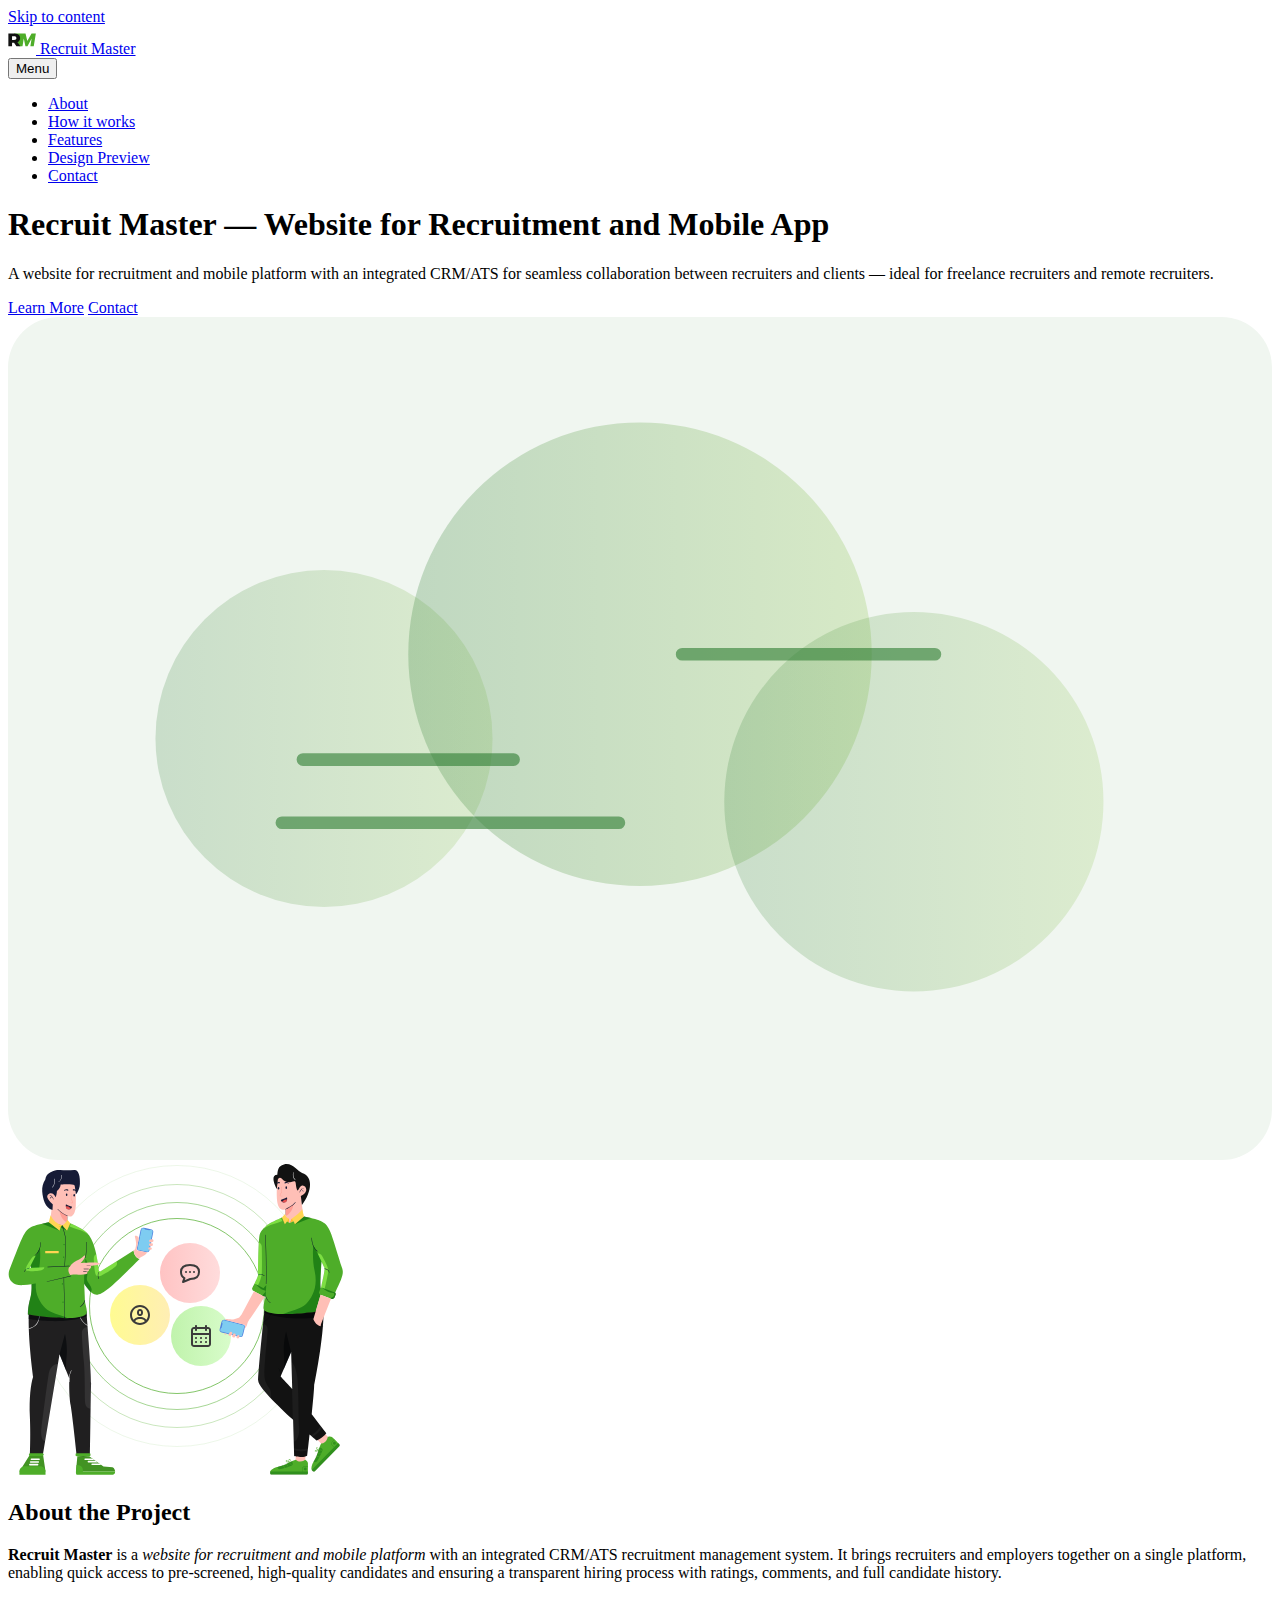
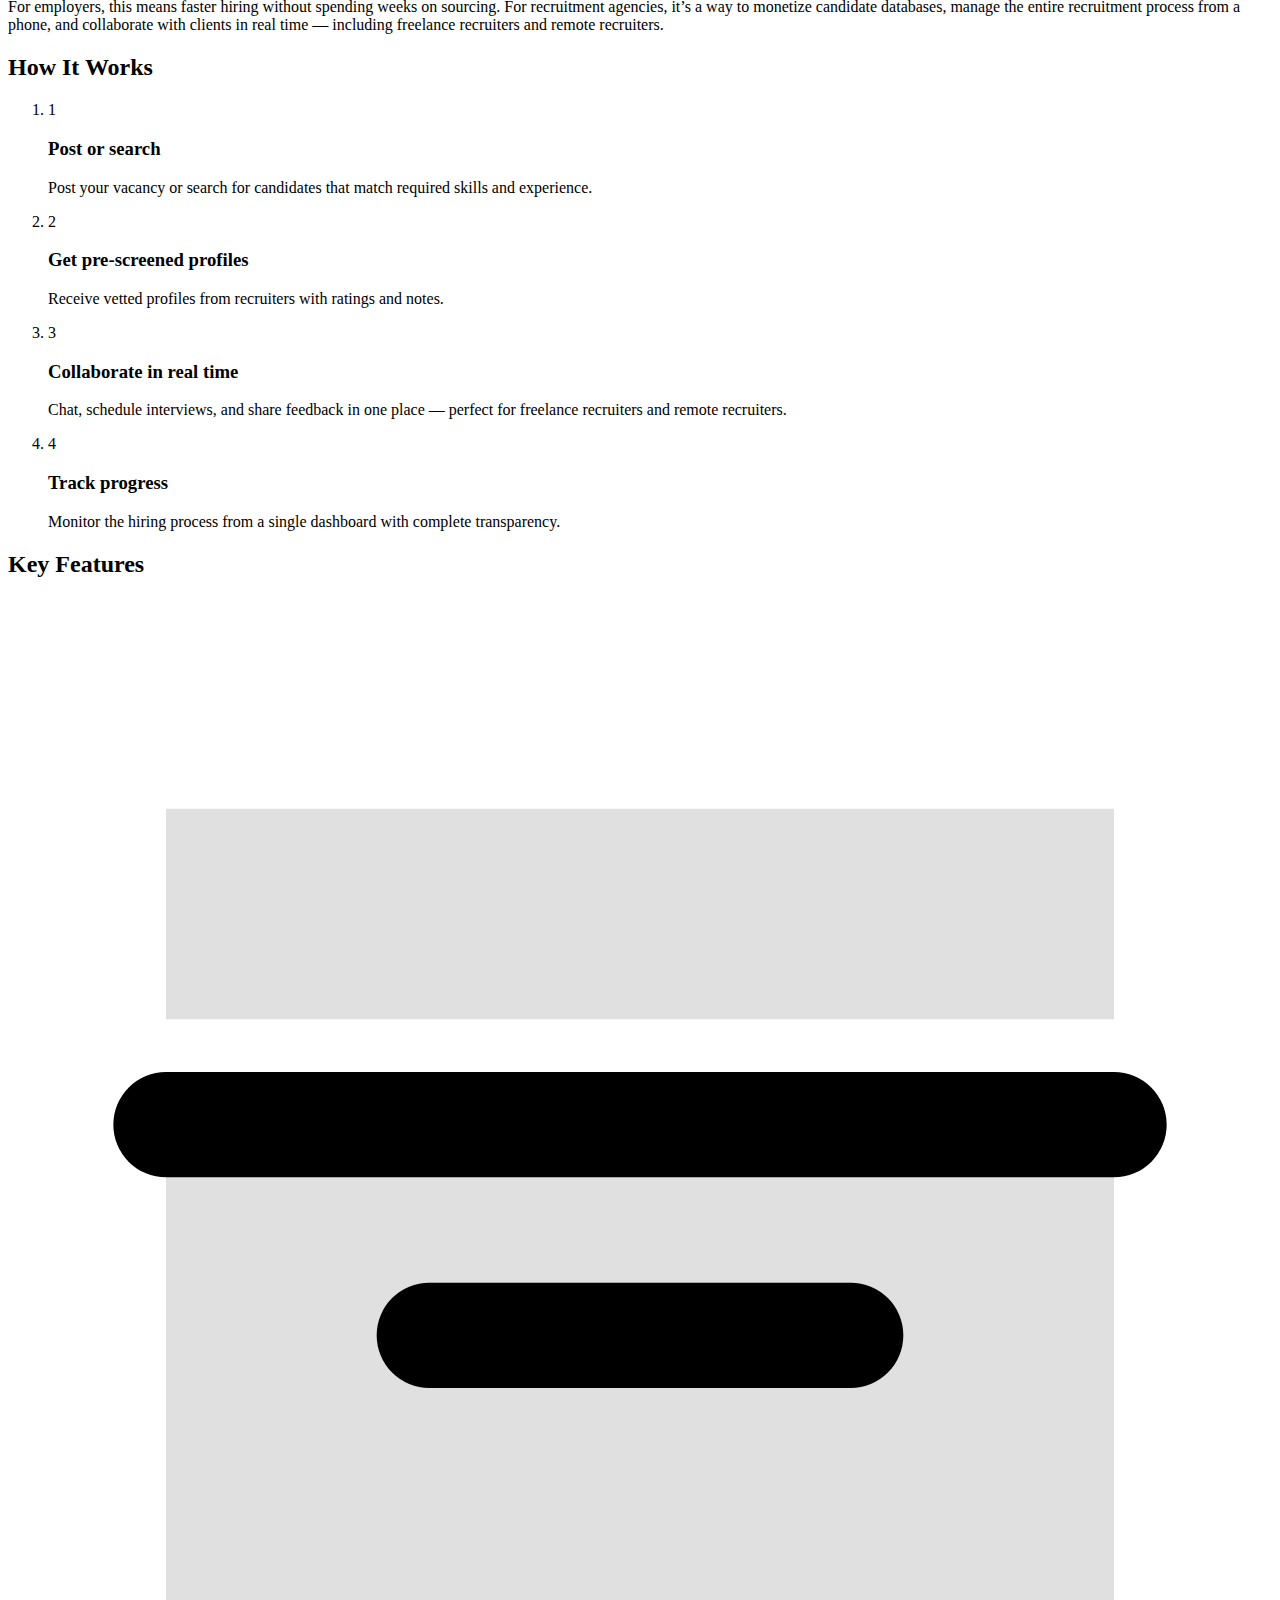
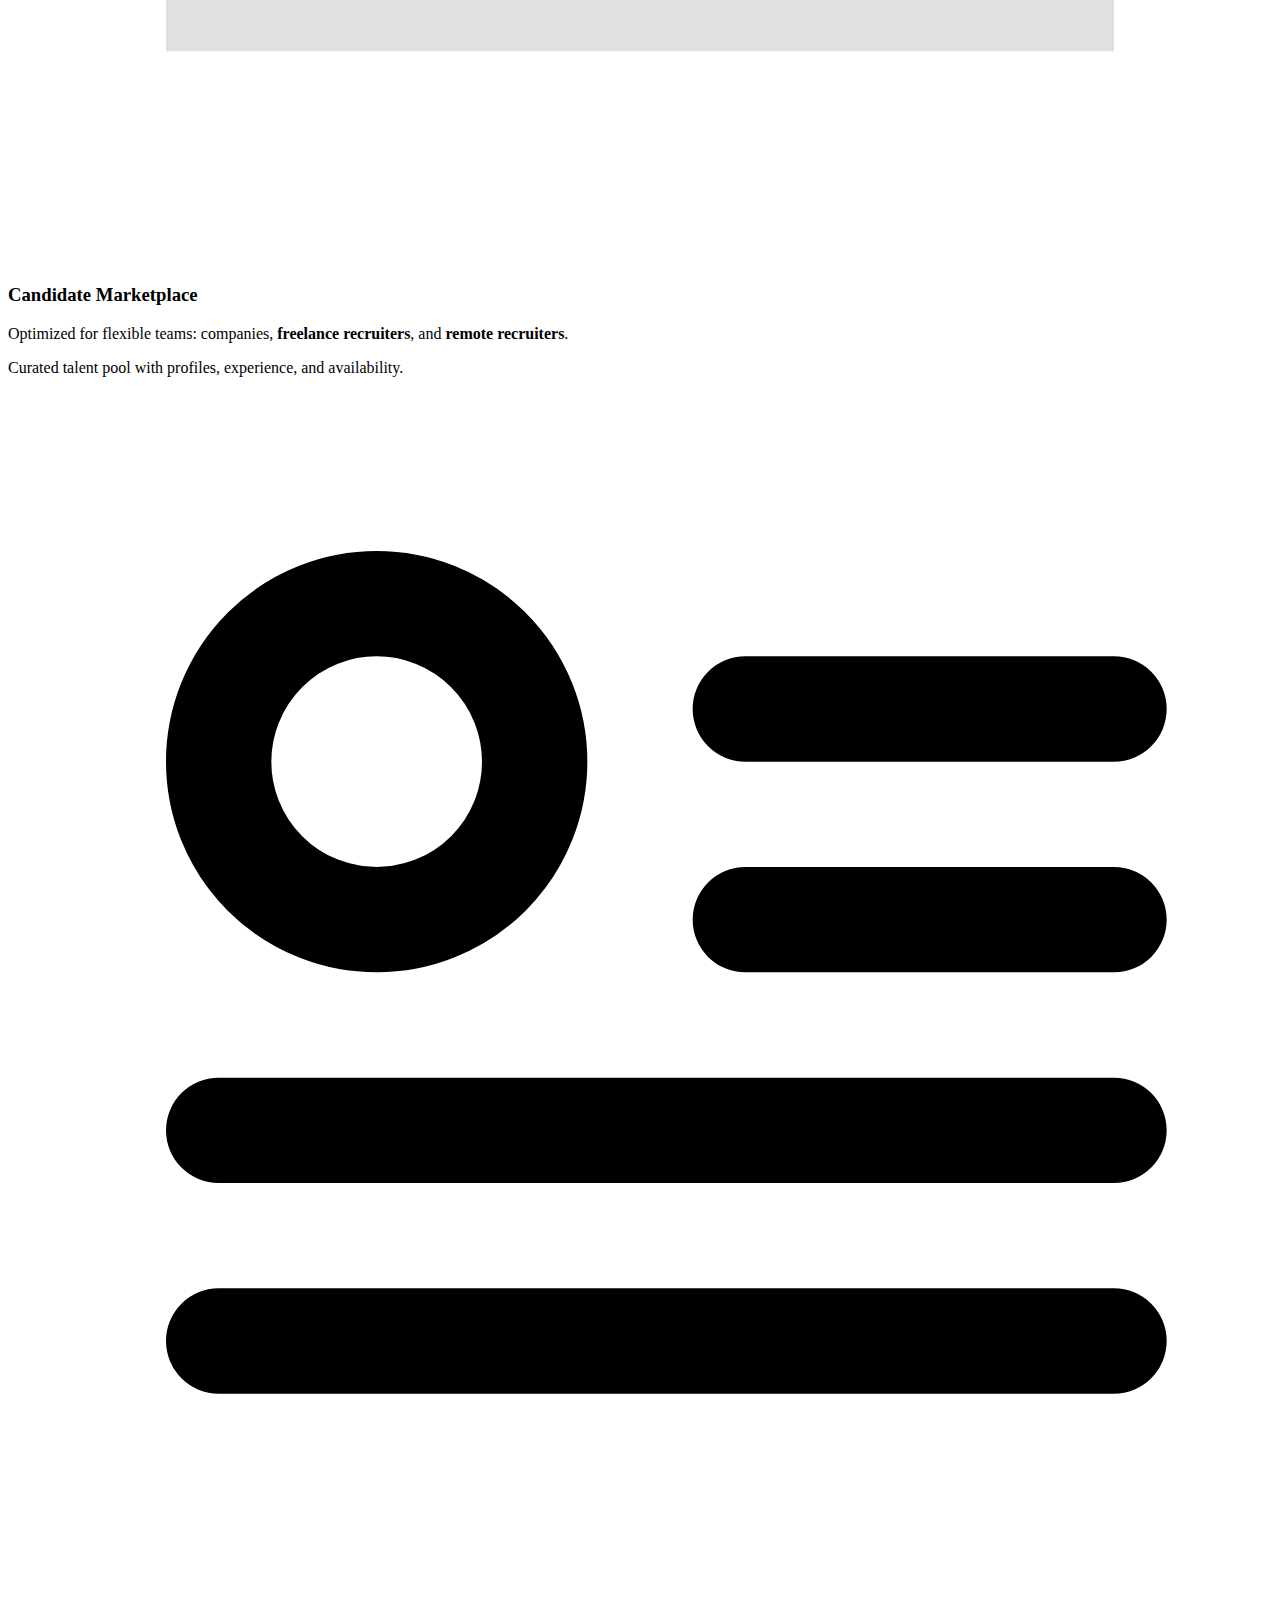
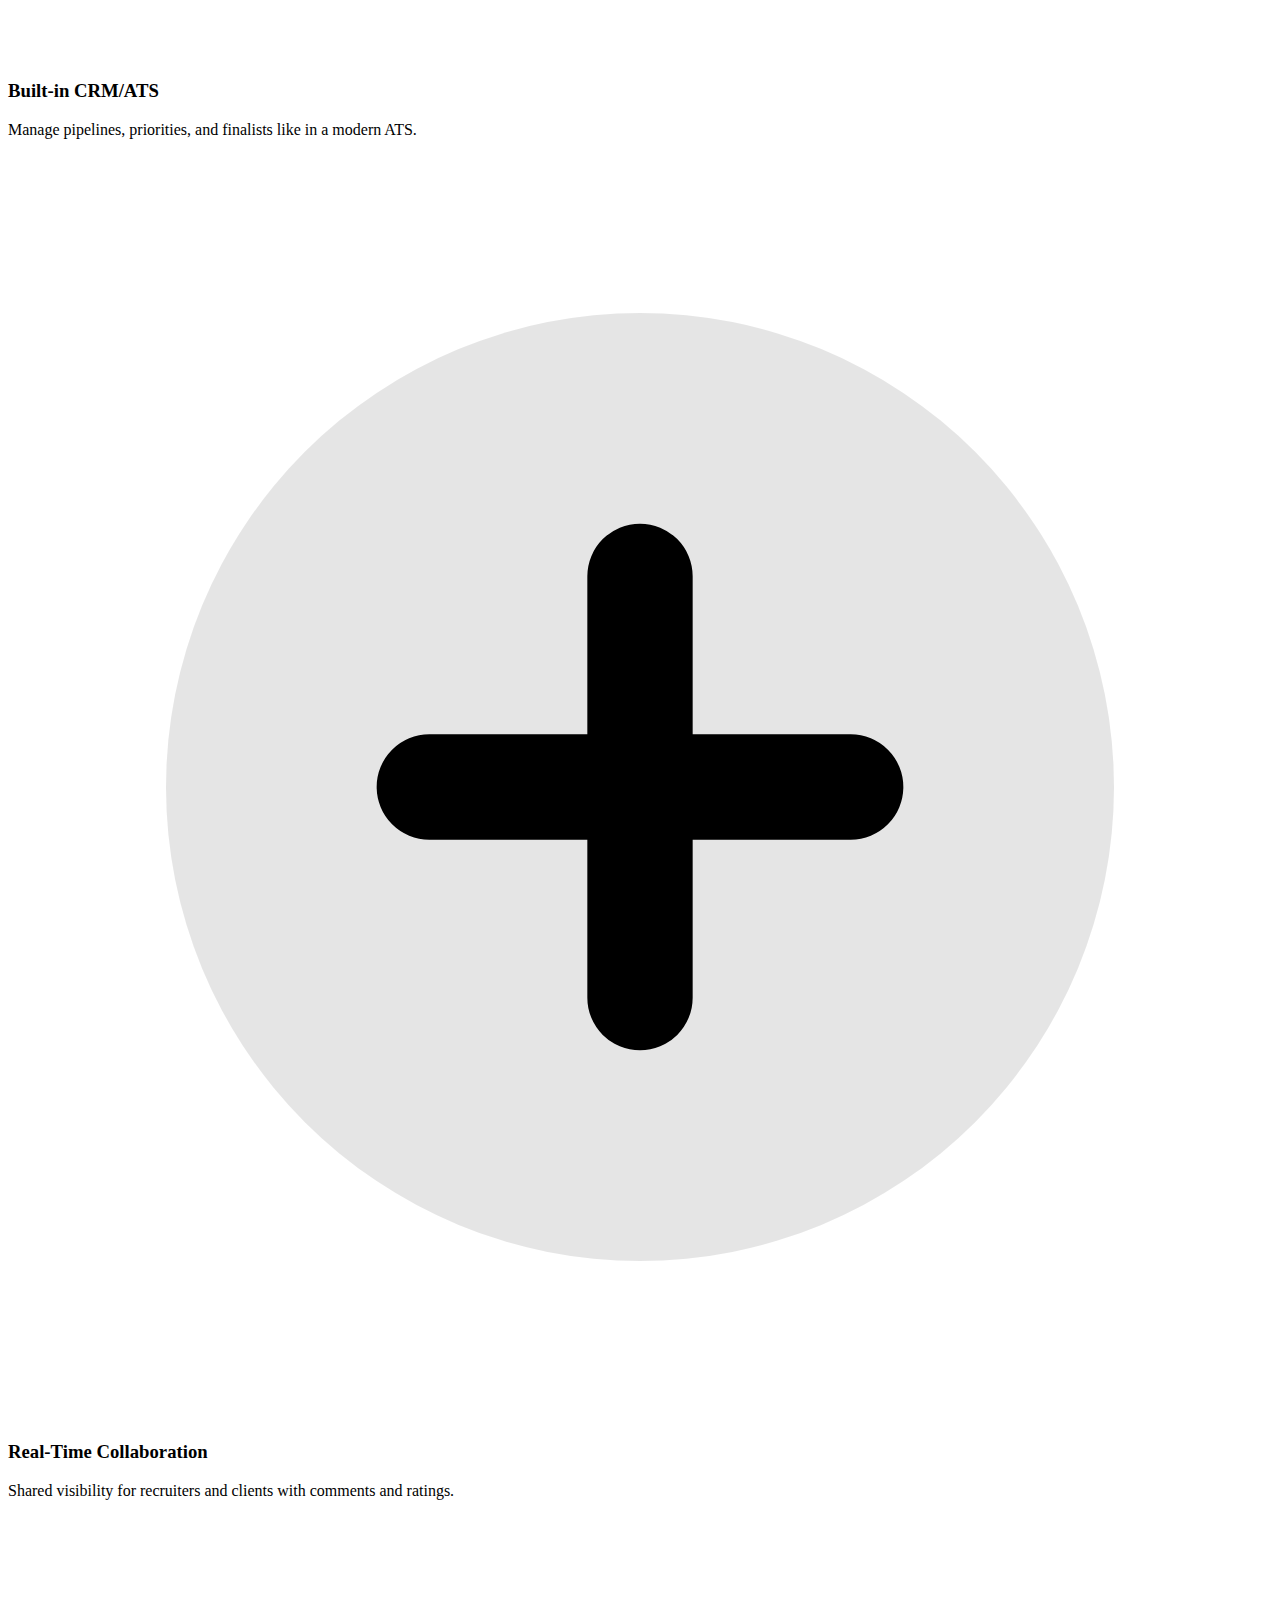
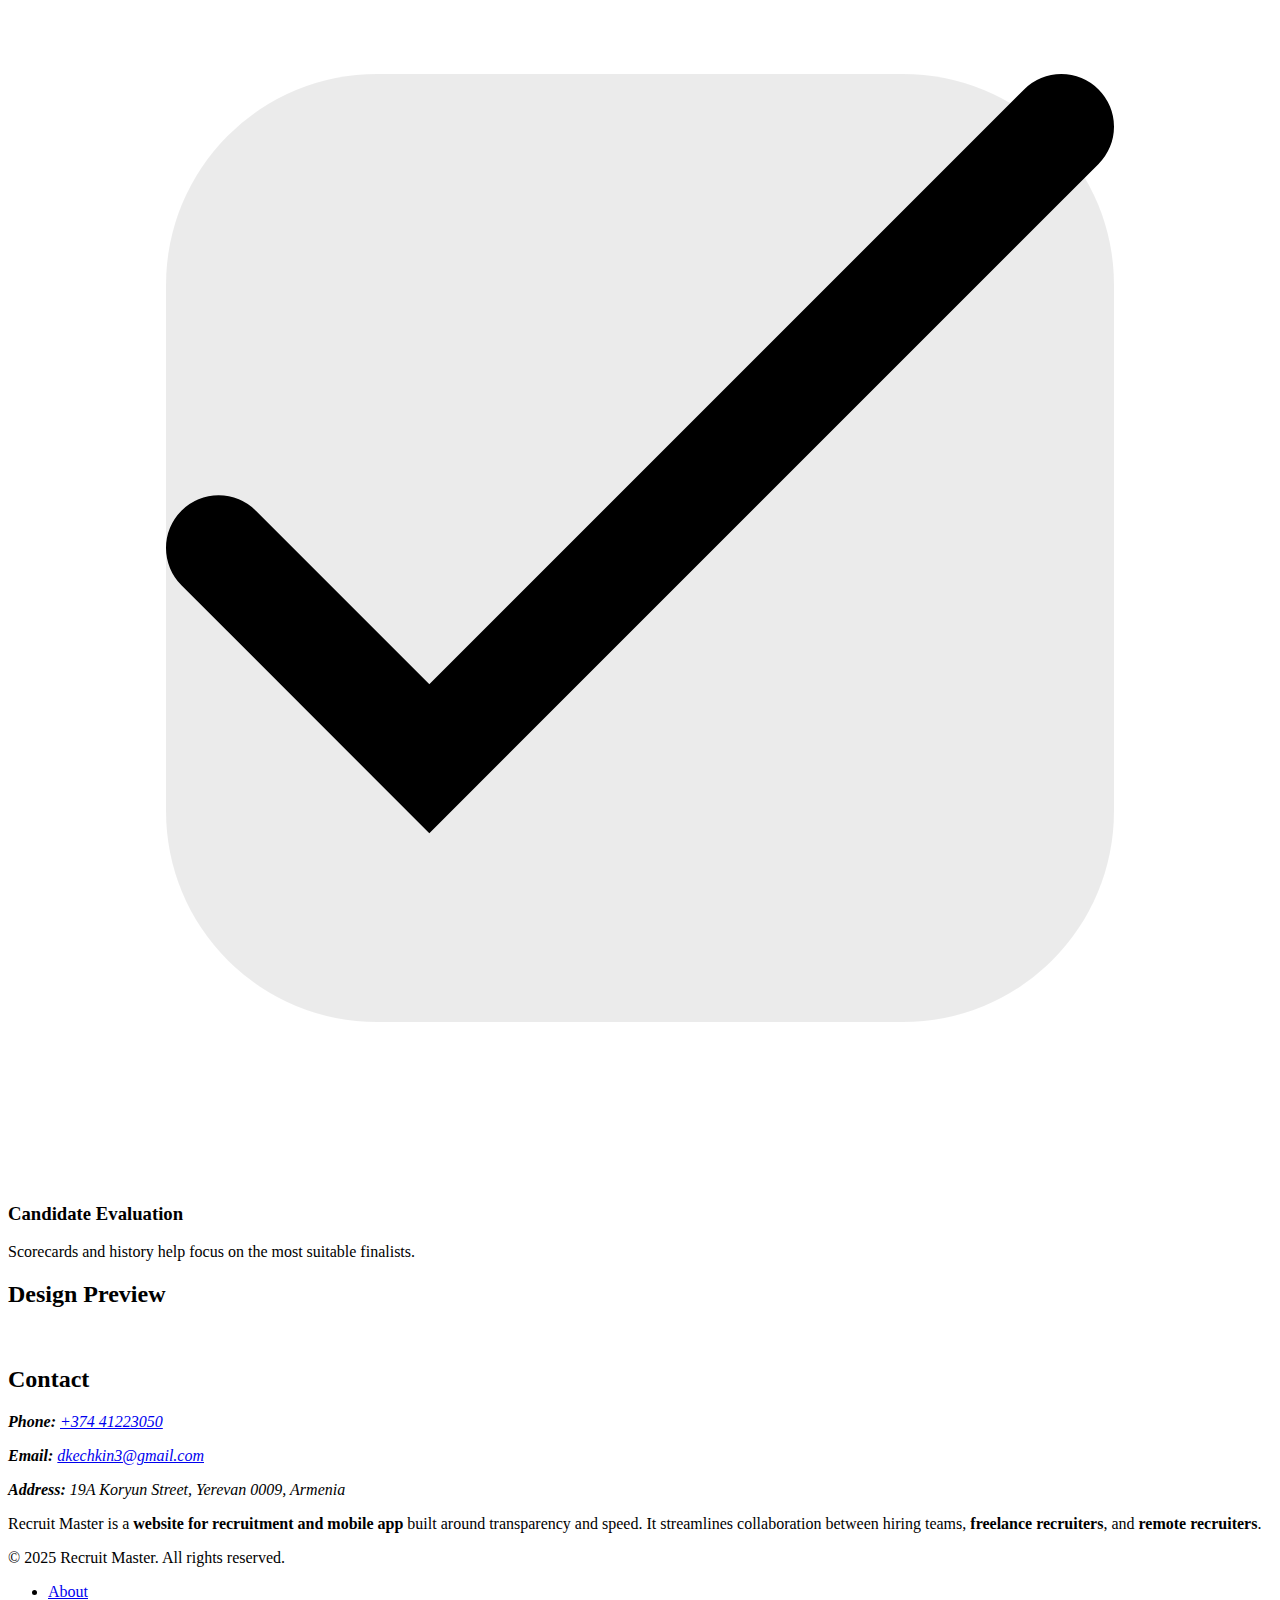
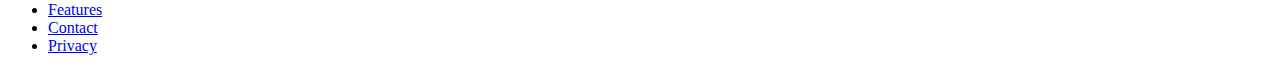
<file: index.html>
<!DOCTYPE html>
<html lang="en">
  <head>
    <meta charset="UTF-8" />
    <meta name="viewport" content="width=device-width, initial-scale=1.0" />

    <title>Recruit Master – Website for Recruitment and Mobile App</title>
    <meta
      name="description"
      content="Recruit Master is a website for recruitment and mobile app designed for freelance recruiters and remote recruiters. Manage hiring with an integrated CRM system and streamline your recruitment process."
    />
    <meta
      name="keywords"
      content="website for recruitment, mobile recruitment app, freelance recruiters, remote recruiters, recruitment CRM, hiring platform"
    />

    <!-- Open Graph -->
    <meta
      property="og:title"
      content="Recruit Master – Website for Recruitment and Mobile App"
    />
    <meta
      property="og:description"
      content="Recruit Master connects freelance and remote recruiters with an all-in-one hiring platform and integrated CRM system."
    />
    <meta property="og:type" content="website" />
    <meta property="og:url" content="https://eldark-ns.github.io/Rm_landing/" />
    <meta property="og:image" content="URL_ТВОЕГО_ЛОГО_ИЛИ_ПРЕВЬЮ.jpg" />

    <!-- Favicon -->
    <link rel="icon" href="favicon.ico" type="image/x-icon" />
  </head>

  <body>
    <a class="skip-link" href="#main">Skip to content</a>
    <header class="site-header">
      <div class="container">
        <a class="logo" href="#">
          <img
            src="assets/logo.svg"
            alt="Recruit Master logo"
            width="28"
            height="28"
          />
          <span>Recruit&nbsp;Master</span>
        </a>
        <nav class="nav" aria-label="Primary">
          <button
            class="nav__toggle"
            aria-expanded="false"
            aria-controls="navMenu"
          >
            <span class="nav__burger" aria-hidden="true"></span>
            <span class="sr-only">Menu</span>
          </button>
          <ul id="navMenu" class="nav__list">
            <li><a href="#about">About</a></li>
            <li><a href="#how">How it works</a></li>
            <li><a href="#features">Features</a></li>
            <li><a href="#design">Design Preview</a></li>
            <li><a href="#contact">Contact</a></li>
          </ul>
        </nav>
      </div>
    </header>

    <main id="main">
      <!-- HERO -->
      <section class="section hero" id="hero">
        <div class="container grid-2">
          <div>
            <h1>Recruit Master — Website for Recruitment and Mobile App</h1>
            <p class="lead">
              A website for recruitment and mobile platform with an integrated
              CRM/ATS for seamless collaboration between recruiters and clients
              — ideal for freelance recruiters and remote recruiters.
            </p>
            <div class="cta-row">
              <a class="btn btn--brand" href="#about">Learn More</a>
              <a class="btn btn--ghost" href="#contact">Contact</a>
            </div>
          </div>
          <div class="hero__illustration">
            <img
              src="assets/hero-illustration.svg"
              alt="Illustration of recruiters collaborating in a mobile app"
              loading="eager"
            />
          </div>
        </div>
      </section>

      <!-- ABOUT -->
      <section class="section" id="about">
        <div class="container about-content">
          <img
            src="assets/collaborate.svg"
            alt="Collaboration illustration"
            class="about-image"
          />

          <div class="about__text">
            <h2>About the Project</h2>
            <p>
              <strong>Recruit Master</strong> is a
              <em>website for recruitment and mobile platform</em> with an
              integrated CRM/ATS recruitment management system. It brings
              recruiters and employers together on a single platform, enabling
              quick access to pre-screened, high-quality candidates and ensuring
              a transparent hiring process with ratings, comments, and full
              candidate history.
            </p>
            <p>
              For employers, this means faster hiring without spending weeks on
              sourcing. For recruitment agencies, it’s a way to monetize
              candidate databases, manage the entire recruitment process from a
              phone, and collaborate with clients in real time — including
              freelance recruiters and remote recruiters.
            </p>
          </div>
        </div>
      </section>

      <!-- HOW IT WORKS -->
      <section class="section alt" id="how">
        <div class="container">
          <h2>How It Works</h2>
          <ol class="steps">
            <li>
              <span class="step__num">1</span>
              <h3>Post or search</h3>
              <p>
                Post your vacancy or search for candidates that match required
                skills and experience.
              </p>
            </li>
            <li>
              <span class="step__num">2</span>
              <h3>Get pre‑screened profiles</h3>
              <p>
                Receive vetted profiles from recruiters with ratings and notes.
              </p>
            </li>
            <li>
              <span class="step__num">3</span>
              <h3>Collaborate in real time</h3>
              <p>
                Chat, schedule interviews, and share feedback in one place —
                perfect for freelance recruiters and remote recruiters.
              </p>
            </li>
            <li>
              <span class="step__num">4</span>
              <h3>Track progress</h3>
              <p>
                Monitor the hiring process from a single dashboard with complete
                transparency.
              </p>
            </li>
          </ol>
        </div>
      </section>

      <!-- FEATURES -->
      <section class="section" id="features">
        <div class="container">
          <h2>Key Features</h2>
          <div class="feature-grid">
            <article class="feature">
              <div class="feature__icon" aria-hidden="true">
                <svg viewBox="0 0 24 24">
                  <path
                    d="M3 4h18v4H3zM3 10h18v10H3z"
                    fill="currentColor"
                    opacity=".12"
                  />
                  <path
                    d="M3 10h18M8 14h8"
                    stroke="currentColor"
                    stroke-width="2"
                    stroke-linecap="round"
                  />
                </svg>
              </div>
              <h3>Candidate Marketplace</h3>
              <p class="muted">
                Optimized for flexible teams: companies,
                <strong>freelance recruiters</strong>, and
                <strong>remote recruiters</strong>.
              </p>
              <p>
                Curated talent pool with profiles, experience, and availability.
              </p>
            </article>
            <article class="feature">
              <div class="feature__icon" aria-hidden="true">
                <svg viewBox="0 0 24 24">
                  <circle
                    cx="7"
                    cy="7"
                    r="3"
                    stroke="currentColor"
                    stroke-width="2"
                    fill="none"
                  />
                  <path
                    d="M14 6h7M14 10h7M4 14h17M4 18h17"
                    stroke="currentColor"
                    stroke-width="2"
                    stroke-linecap="round"
                  />
                </svg>
              </div>
              <h3>Built‑in CRM/ATS</h3>
              <p>
                Manage pipelines, priorities, and finalists like in a modern
                ATS.
              </p>
            </article>
            <article class="feature">
              <div class="feature__icon" aria-hidden="true">
                <svg viewBox="0 0 24 24">
                  <path
                    d="M8 12h8M12 8v8"
                    stroke="currentColor"
                    stroke-width="2"
                    stroke-linecap="round"
                  />
                  <circle
                    cx="12"
                    cy="12"
                    r="9"
                    fill="currentColor"
                    opacity=".1"
                  />
                </svg>
              </div>
              <h3>Real‑Time Collaboration</h3>
              <p>
                Shared visibility for recruiters and clients with comments and
                ratings.
              </p>
            </article>
            <article class="feature">
              <div class="feature__icon" aria-hidden="true">
                <svg viewBox="0 0 24 24">
                  <path
                    d="M4 12l4 4 12-12"
                    stroke="currentColor"
                    stroke-width="2"
                    fill="none"
                    stroke-linecap="round"
                  />
                  <rect
                    x="3"
                    y="3"
                    width="18"
                    height="18"
                    rx="4"
                    fill="currentColor"
                    opacity=".08"
                  />
                </svg>
              </div>
              <h3>Candidate Evaluation</h3>
              <p>
                Scorecards and history help focus on the most suitable
                finalists.
              </p>
            </article>
          </div>
        </div>
      </section>

      <!-- DESIGN PREVIEW -->
      <section class="section alt" id="design">
        <div class="container">
          <h2>Design Preview</h2>
          <div class="gallery">
            <img
              src="assets/design-1.svg"
              alt="Recruit Master onboarding screen"
              loading="lazy"
            />
            <img
              src="assets/design-2.svg"
              alt="Recruit Master CRM/ATS pipeline screen"
              loading="lazy"
            />
            <img
              src="assets/design-3.svg"
              alt="Recruit Master candidate evaluation screen"
              loading="lazy"
            />
            <img
              src="assets/design-4.svg"
              alt="Recruit Master collaboration chat screen"
              loading="lazy"
            />
          </div>
        </div>
      </section>

      <!-- CONTACT -->
      <section class="section" id="contact">
        <div class="container narrow">
          <h2>Contact</h2>
          <address class="contact">
            <p>
              <strong>Phone:</strong>
              <a href="tel:+37441223050">+374 41223050</a>
            </p>
            <p>
              <strong>Email:</strong>
              <a href="mailto:dkechkin3@gmail.com">dkechkin3@gmail.com</a>
            </p>
            <p>
              <strong>Address:</strong> 19A Koryun Street, Yerevan 0009, Armenia
            </p>
          </address>
        </div>
      </section>
    </main>
    <section class="section">
      <div class="container narrow">
        <p class="muted">
          Recruit Master is a
          <strong>website for recruitment and mobile app</strong> built around
          transparency and speed. It streamlines collaboration between hiring
          teams, <strong>freelance recruiters</strong>, and
          <strong>remote recruiters</strong>.
        </p>
      </div>
    </section>

    <footer class="site-footer">
      <div class="container footer-grid">
        <p>© 2025 Recruit Master. All rights reserved.</p>
        <ul class="footer-links">
          <li><a href="#about">About</a></li>
          <li><a href="#features">Features</a></li>
          <li><a href="#contact">Contact</a></li>
          <li><a href="#" rel="nofollow">Privacy</a></li>
        </ul>
      </div>
    </footer>

    <script src="script.js" defer></script>
  </body>
</html>
</file>
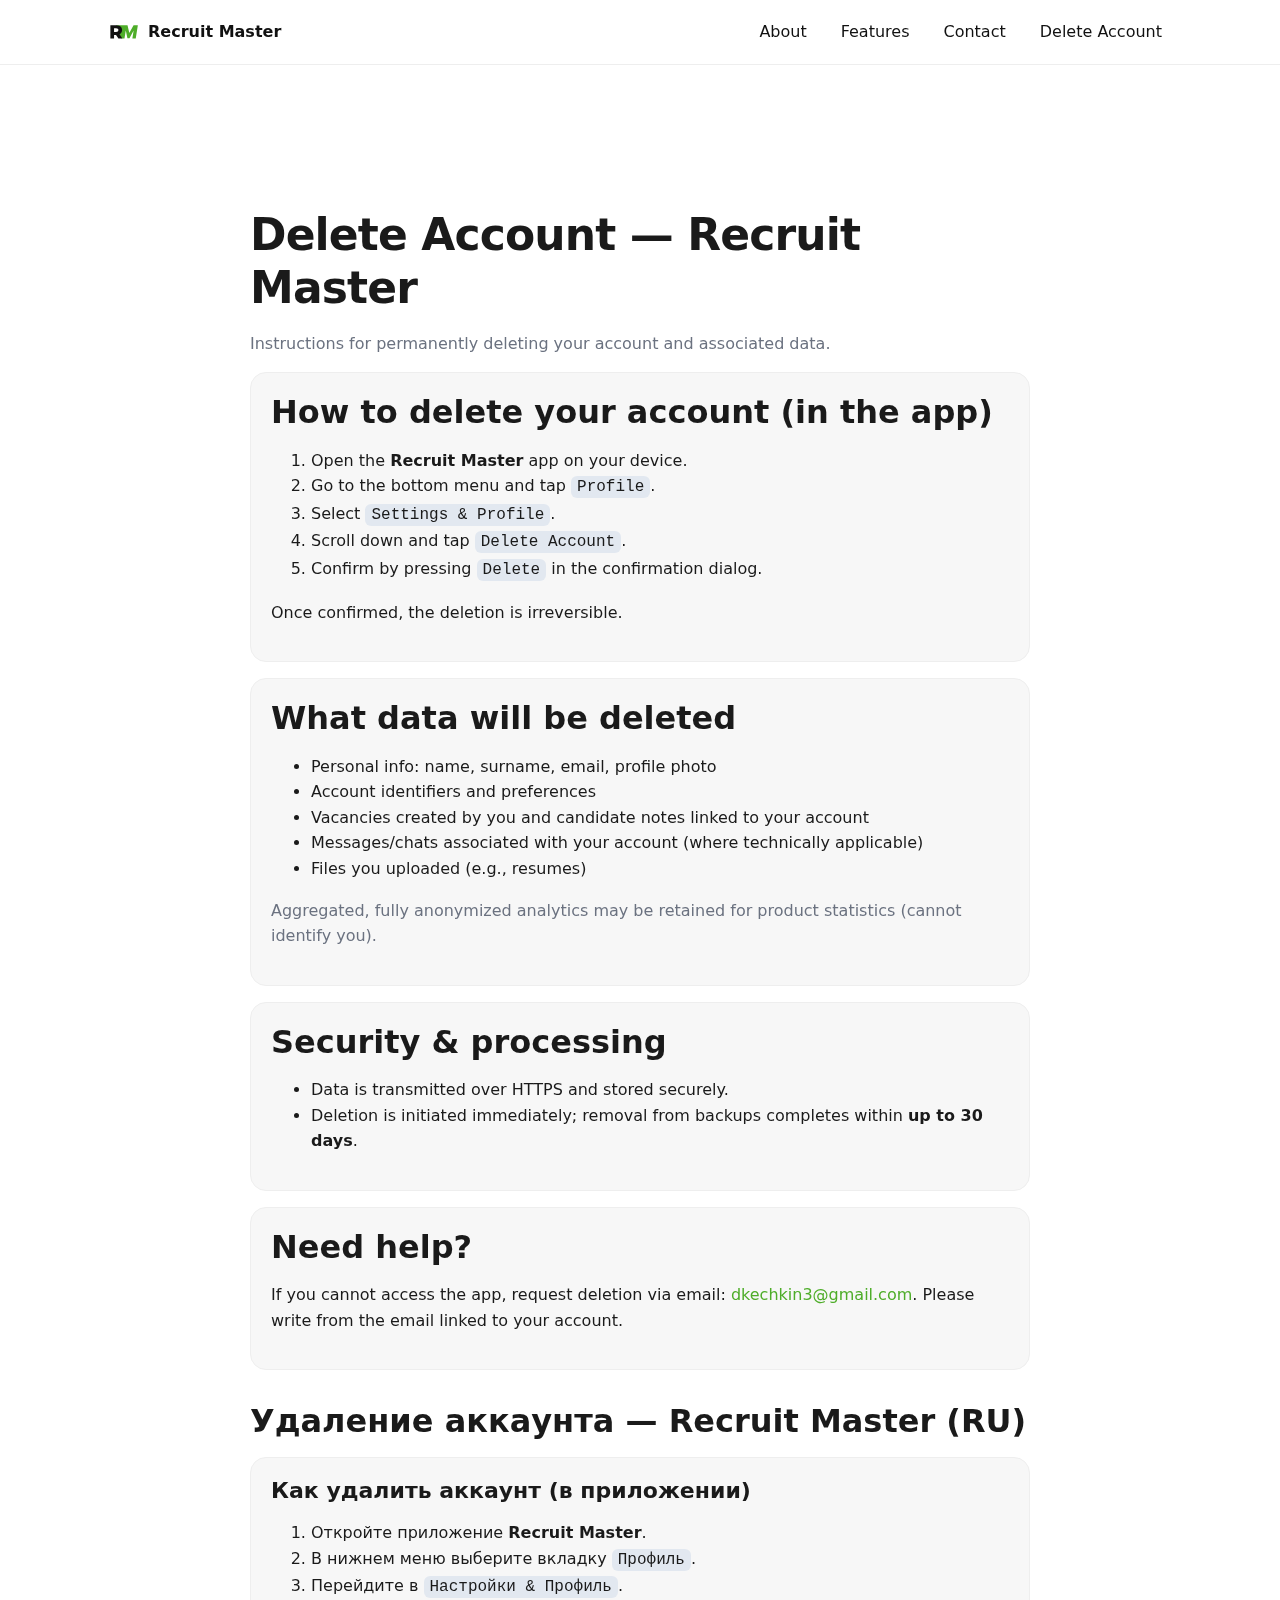
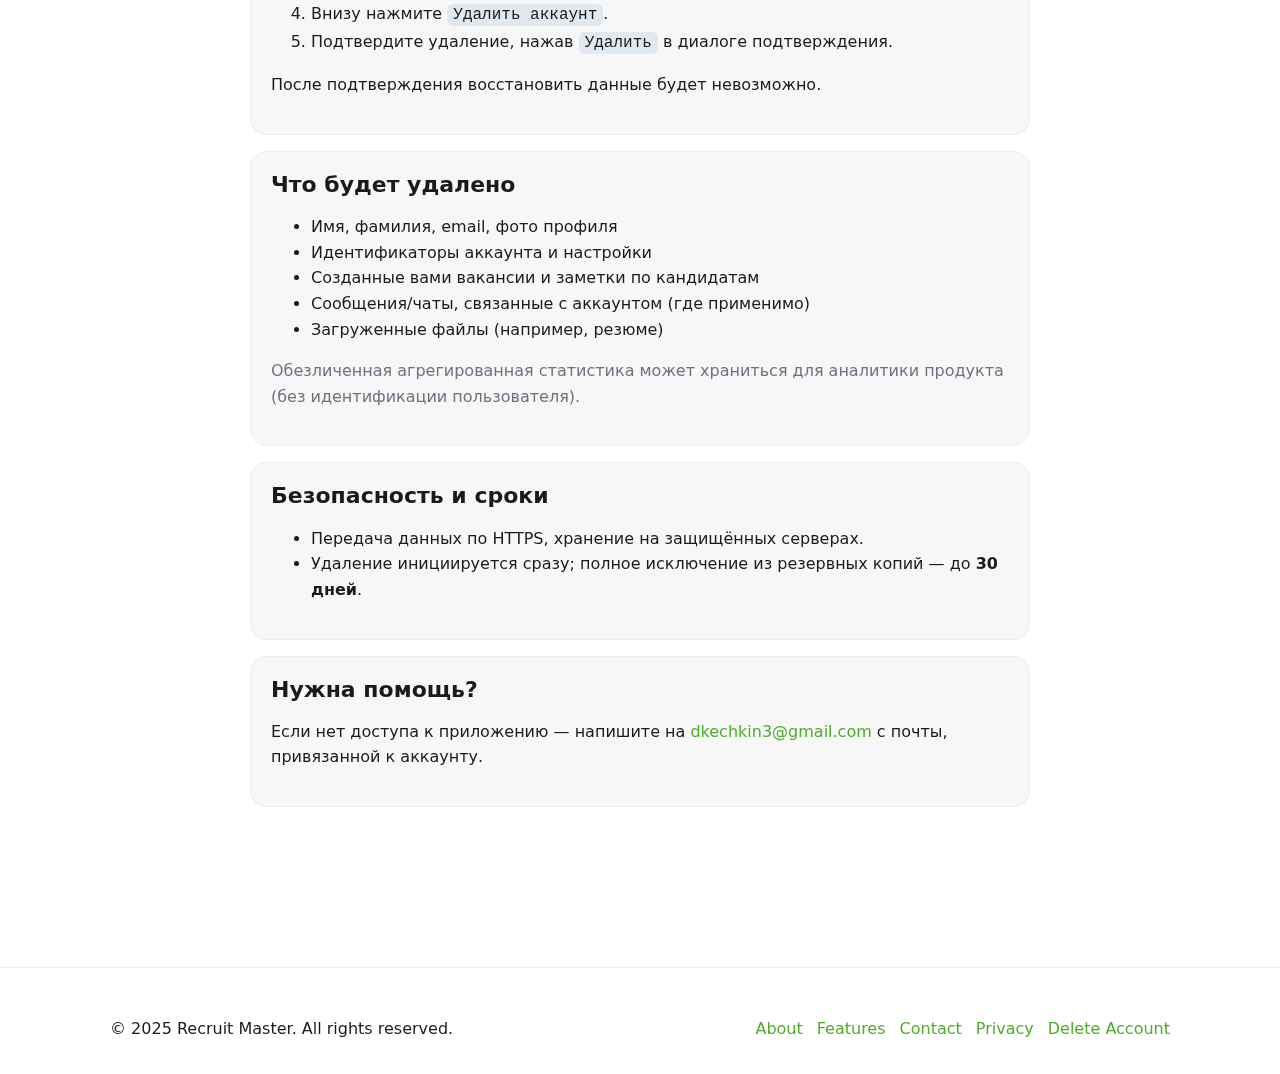
<file: delete-account.html>
<!DOCTYPE html>
<html lang="en">
  <head>
    <meta charset="utf-8" />
    <meta name="viewport" content="width=device-width, initial-scale=1" />
    <title>Recruit Master — Delete Account</title>
    <meta
      name="description"
      content="How to delete your Recruit Master account and what data is removed."
    />
    <meta name="theme-color" content="#4ead29" />

    <!-- Open Graph -->
    <meta property="og:title" content="Recruit Master — Delete Account" />
    <meta
      property="og:description"
      content="Step-by-step instructions to delete your account and associated data."
    />
    <meta property="og:type" content="website" />
    <meta
      property="og:url"
      content="https://eldark-ns.github.io/Rm_landing/delete-account.html"
    />

    <link rel="preload" href="styles.css" as="style" />
    <link rel="stylesheet" href="styles.css" />
    <style>
      /* Лёгкая «карточка», в остальном используем общий styles.css */
      .card {
        background: #f7f7f7;
        border: 1px solid #eee;
        border-radius: 16px;
        padding: 20px;
        margin: 16px 0;
      }
      .kbd {
        background: #e2e8f0;
        border-radius: 6px;
        padding: 2px 6px;
        font-family: ui-monospace, Menlo, Consolas, monospace;
      }
      main {
        padding: 72px 0;
      }
    </style>
  </head>
  <body>
    <a class="skip-link" href="#main">Skip to content</a>

    <header class="site-header">
      <div class="container">
        <a class="logo" href="index.html">
          <img
            src="assets/logo.svg"
            alt="Recruit Master logo"
            width="28"
            height="28"
          />
          <span>Recruit&nbsp;Master</span>
        </a>
        <nav class="nav" aria-label="Primary">
          <button
            class="nav__toggle"
            aria-expanded="false"
            aria-controls="navMenu"
          >
            <span class="nav__burger" aria-hidden="true"></span>
            <span class="sr-only">Menu</span>
          </button>
          <ul id="navMenu" class="nav__list">
            <li><a href="index.html#about">About</a></li>
            <li><a href="index.html#features">Features</a></li>
            <li><a href="index.html#contact">Contact</a></li>
            <li>
              <a href="delete-account.html" aria-current="page"
                >Delete Account</a
              >
            </li>
          </ul>
        </nav>
      </div>
    </header>

    <main id="main">
      <section class="section">
        <div class="container narrow">
          <h1>Delete Account — Recruit Master</h1>
          <p class="muted">
            Instructions for permanently deleting your account and associated
            data.
          </p>

          <div class="card">
            <h2>How to delete your account (in the app)</h2>
            <ol>
              <li>
                Open the <strong>Recruit Master</strong> app on your device.
              </li>
              <li>
                Go to the bottom menu and tap <span class="kbd">Profile</span>.
              </li>
              <li>Select <span class="kbd">Settings & Profile</span>.</li>
              <li>
                Scroll down and tap <span class="kbd">Delete Account</span>.
              </li>
              <li>
                Confirm by pressing <span class="kbd">Delete</span> in the
                confirmation dialog.
              </li>
            </ol>
            <p>Once confirmed, the deletion is irreversible.</p>
          </div>

          <div class="card">
            <h2>What data will be deleted</h2>
            <ul>
              <li>Personal info: name, surname, email, profile photo</li>
              <li>Account identifiers and preferences</li>
              <li>
                Vacancies created by you and candidate notes linked to your
                account
              </li>
              <li>
                Messages/chats associated with your account (where technically
                applicable)
              </li>
              <li>Files you uploaded (e.g., resumes)</li>
            </ul>
            <p class="muted">
              Aggregated, fully anonymized analytics may be retained for product
              statistics (cannot identify you).
            </p>
          </div>

          <div class="card">
            <h2>Security & processing</h2>
            <ul>
              <li>Data is transmitted over HTTPS and stored securely.</li>
              <li>
                Deletion is initiated immediately; removal from backups
                completes within <strong>up to 30 days</strong>.
              </li>
            </ul>
          </div>

          <div class="card">
            <h2>Need help?</h2>
            <p>
              If you cannot access the app, request deletion via email:
              <a href="mailto:dkechkin3@gmail.com">dkechkin3@gmail.com</a>.
              Please write from the email linked to your account.
            </p>
          </div>

          <h2 style="margin-top: 32px">
            Удаление аккаунта — Recruit Master (RU)
          </h2>

          <div class="card">
            <h3>Как удалить аккаунт (в приложении)</h3>
            <ol>
              <li>Откройте приложение <strong>Recruit Master</strong>.</li>
              <li>
                В нижнем меню выберите вкладку <span class="kbd">Профиль</span>.
              </li>
              <li>Перейдите в <span class="kbd">Настройки & Профиль</span>.</li>
              <li>Внизу нажмите <span class="kbd">Удалить аккаунт</span>.</li>
              <li>
                Подтвердите удаление, нажав <span class="kbd">Удалить</span> в
                диалоге подтверждения.
              </li>
            </ol>
            <p>После подтверждения восстановить данные будет невозможно.</p>
          </div>

          <div class="card">
            <h3>Что будет удалено</h3>
            <ul>
              <li>Имя, фамилия, email, фото профиля</li>
              <li>Идентификаторы аккаунта и настройки</li>
              <li>Созданные вами вакансии и заметки по кандидатам</li>
              <li>Сообщения/чаты, связанные с аккаунтом (где применимо)</li>
              <li>Загруженные файлы (например, резюме)</li>
            </ul>
            <p class="muted">
              Обезличенная агрегированная статистика может храниться для
              аналитики продукта (без идентификации пользователя).
            </p>
          </div>

          <div class="card">
            <h3>Безопасность и сроки</h3>
            <ul>
              <li>
                Передача данных по HTTPS, хранение на защищённых серверах.
              </li>
              <li>
                Удаление инициируется сразу; полное исключение из резервных
                копий — до <strong>30 дней</strong>.
              </li>
            </ul>
          </div>

          <div class="card">
            <h3>Нужна помощь?</h3>
            <p>
              Если нет доступа к приложению — напишите на
              <a href="mailto:dkechkin3@gmail.com">dkechkin3@gmail.com</a> с
              почты, привязанной к аккаунту.
            </p>
          </div>
        </div>
      </section>
    </main>

    <footer class="site-footer">
      <div class="container footer-grid">
        <p>© 2025 Recruit Master. All rights reserved.</p>
        <ul class="footer-links">
          <li><a href="index.html#about">About</a></li>
          <li><a href="index.html#features">Features</a></li>
          <li><a href="index.html#contact">Contact</a></li>
          <li><a href="privacy.html" rel="nofollow">Privacy</a></li>
          <li>
            <a href="delete-account.html" aria-current="page">Delete Account</a>
          </li>
        </ul>
      </div>
    </footer>

    <script src="script.js" defer></script>
  </body>
</html>
</file>
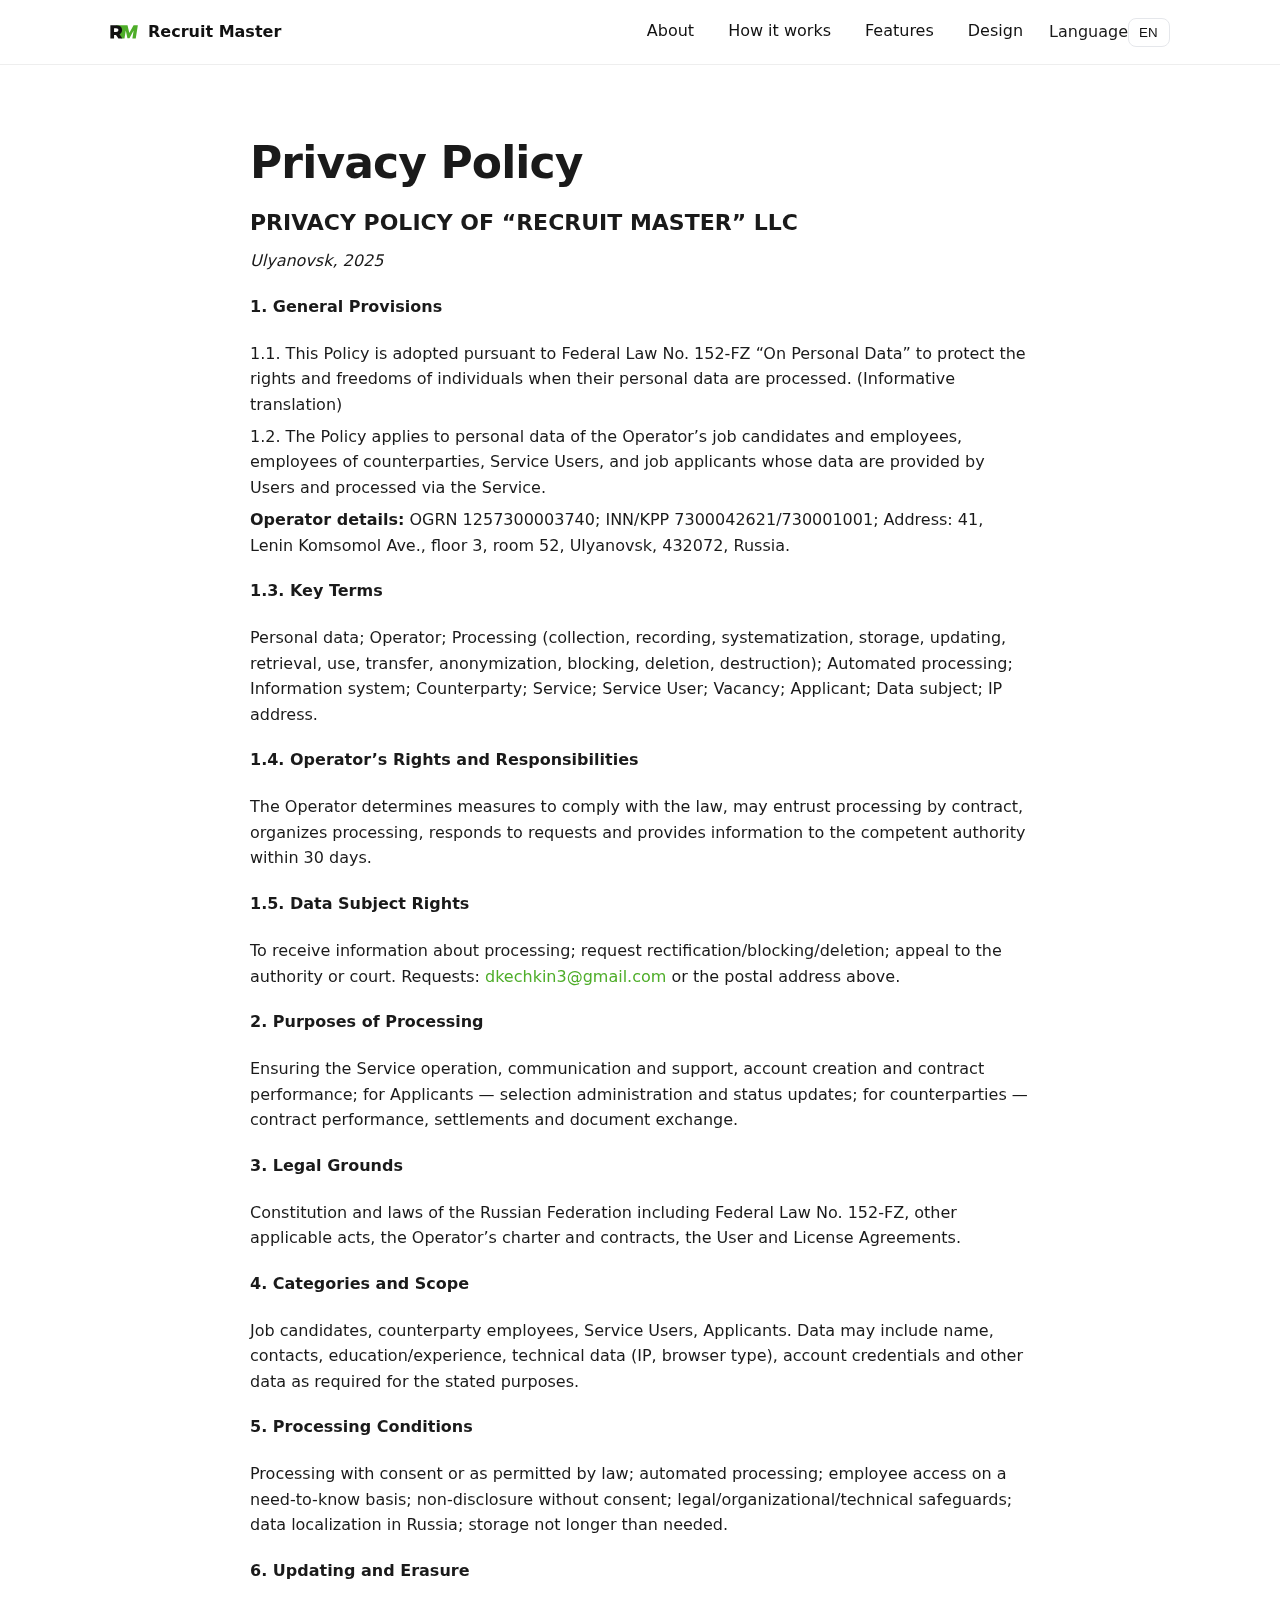
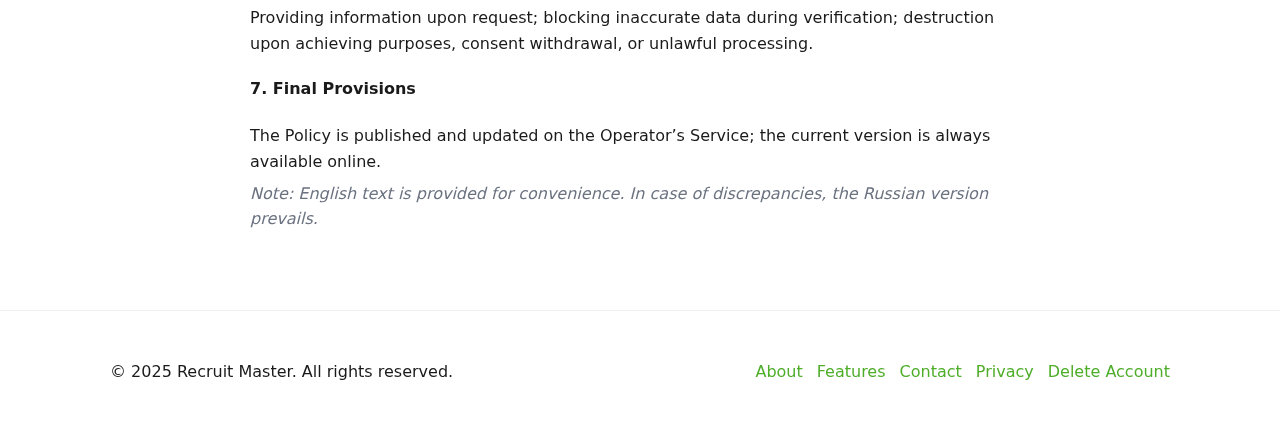
<file: privacy.html>
<!DOCTYPE html>
<html lang="ru">
  <head>
    <meta charset="utf-8" />
    <meta name="viewport" content="width=device-width, initial-scale=1" />

    <title data-i18n="privacy.meta.title">
      Recruit Master — Политика конфиденциальности
    </title>
    <meta
      name="description"
      data-i18n="privacy.meta.description"
      content="Официальная Политика конфиденциальности сервиса Recruit Master."
    />
    <meta name="theme-color" content="#4ead29" />

    <link rel="preload" href="styles.css" as="style" />
    <link rel="stylesheet" href="styles.css" />

    <style>
      .policy h3,
      .policy h4 {
        margin-top: 20px;
      }
      .policy p,
      .policy li {
        margin: 0.4rem 0;
      }
      .policy-pre {
        white-space: pre-wrap;
        background: #f7f7f7;
        border: 1px solid #eee;
        border-radius: 12px;
        padding: 14px;
      }
      /* По умолчанию скрываем языковые блоки, но RU показываем как fallback */
      [data-lang] {
        display: none;
      }
      [data-lang="ru"] {
        display: block;
      }
    </style>
  </head>

  <body>
    <a class="skip-link" href="#main" data-i18n="a11y.skip"
      >Перейти к содержимому</a
    >

    <header class="site-header">
      <div class="container">
        <a class="logo" href="index.html">
          <img
            src="assets/logo.svg"
            alt="Логотип Recruit Master"
            width="28"
            height="28"
          />
          <span>Recruit&nbsp;Master</span>
        </a>

        <nav class="nav" aria-label="Primary">
          <button
            class="nav__toggle"
            aria-expanded="false"
            aria-controls="navMenu"
          >
            <span class="nav__burger" aria-hidden="true"></span>
            <span class="sr-only" data-i18n="a11y.menu">Меню</span>
          </button>
          <ul id="navMenu" class="nav__list">
            <li>
              <a href="index.html#about" data-i18n="nav.about">О проекте</a>
            </li>
            <li>
              <a href="index.html#how" data-i18n="nav.how">Как это работает</a>
            </li>
            <li>
              <a href="index.html#features" data-i18n="nav.features"
                >Возможности</a
              >
            </li>
            <li>
              <a href="index.html#design" data-i18n="nav.design">Дизайн</a>
            </li>
            <li class="lang-switch">
              <label for="langSelect" class="sr-only" data-i18n="nav.lang_label"
                >Выбор языка</label
              >
              <select id="langSelect" aria-label="Language">
                <option value="ru">RU</option>
                <option value="en">EN</option>
              </select>
            </li>
          </ul>
        </nav>
      </div>
    </header>

    <main id="main">
      <section class="section">
        <div class="container narrow">
          <h1 data-i18n="privacy.title">Политика конфиденциальности</h1>

          <!-- ===== RU VERSION ===== -->
          <article class="policy" data-lang="ru">
            <h3>ПОЛИТИКА КОНФИДЕНЦИАЛЬНОСТИ ООО «РЕКРУТ МАСТЕР»</h3>
            <p><em>г. Ульяновск, 2025 г.</em></p>

            <h4>1. Общие положения</h4>
            <p>
              1.1. Настоящая Политика разработана во исполнение требований п. 2
              ч. 1 ст. 18.1 Федерального закона № 152-ФЗ «О персональных данных»
              с целью защиты прав и свобод человека и гражданина при обработке
              его персональных данных.
            </p>
            <p>
              1.2. Политика действует в отношении персональных данных кандидатов
              и сотрудников Оператора, сотрудников контрагентов, Пользователей
              Сервиса, а также соискателей, чьи данные предоставляются
              Пользователями и обрабатываются с использованием Сервиса.
            </p>
            <p>
              <strong>Контактные данные Оператора:</strong><br />
              ОГРН 1257300003740; ИНН/КПП 7300042621/730001001;<br />
              Адрес: 432072, Ульяновская обл., г. Ульяновск, пр-кт Ленинского
              Комсомола, д.41, эт.3, пом.52.
            </p>

            <h4>1.3. Основные понятия</h4>
            <p>
              Персональные данные; Оператор; Обработка ПДн (сбор, запись,
              систематизация, хранение, уточнение, извлечение, использование,
              передача, обезличивание, блокирование, удаление, уничтожение);
              Автоматизированная обработка; ИСПДн; Контрагент; Сервис;
              Пользователь Сервиса; Вакансия; Соискатель; Субъект ПДн; IP-адрес.
            </p>

            <h4>1.4. Права и обязанности Оператора</h4>
            <p>
              Оператор определяет меры выполнения закона, может поручать
              обработку по договору, организует обработку ПДн, рассматривает
              обращения, предоставляет сведения уполномоченному органу в
              30-дневный срок.
            </p>

            <h4>1.5. Права субъекта персональных данных</h4>
            <p>
              Получать сведения об обработке, требовать
              уточнения/блокирования/уничтожения, обжаловать действия Оператора.
              Запрос направляется на
              <a href="mailto:dkechkin3@gmail.com">dkechkin3@gmail.com</a> или
              по адресу Оператора.
            </p>

            <h4>2. Цели обработки персональных данных</h4>
            <p>
              Обеспечение работы Сервиса, коммуникации и поддержка, создание и
              ведение аккаунтов, исполнение договоров; для соискателей —
              администрирование отбора и информирование; для контрагентов —
              исполнение договоров, расчёты и документооборот.
            </p>

            <h4>3. Правовые основания</h4>
            <p>
              Конституция РФ и иные законы, включая Федеральный закон № 152-ФЗ,
              иные акты, устав и договоры Оператора, Пользовательское и
              Лицензионное соглашения.
            </p>

            <h4>4. Объём и категории данных</h4>
            <p>
              Субъекты: кандидаты, представители контрагентов, Пользователи
              Сервиса, соискатели. Данные могут включать ФИО, контакты, сведения
              об образовании и опыте, технические данные (IP, тип браузера),
              учётные данные и иное — в объёме, необходимом для целей обработки.
            </p>

            <h4>5. Порядок и условия обработки</h4>
            <p>
              Обработка с согласия и/или на основаниях закона;
              автоматизированная обработка; доступ сотрудников — по
              необходимости; неразглашение без согласия; правовые,
              организационные и технические меры защиты; локализация баз на
              территории РФ; хранение не дольше, чем требуют цели.
            </p>

            <h4>6. Актуализация и удаление</h4>
            <p>
              Предоставление сведений по запросу субъекта; блокирование неточных
              данных на период проверки; уничтожение при достижении целей,
              отзыве согласия или выявлении нарушений.
            </p>

            <h4>7. Заключительные положения</h4>
            <p>
              Политика публикуется и обновляется на Сервисе; актуальная версия
              всегда доступна на сайте Оператора.
            </p>

            <details>
              <summary>Показать полный текст (как в документе)</summary>
              <pre class="policy-pre">
УТВЕРЖДЕН Приказом № 1-ПД ... (при необходимости добавьте шапку)
1.1 ... 7.1 (полная редакция из документа, без сокращений)
              </pre>
            </details>
          </article>

          <!-- ===== EN VERSION (informative translation) ===== -->
          <article class="policy" data-lang="en">
            <h3>PRIVACY POLICY OF “RECRUIT MASTER” LLC</h3>
            <p><em>Ulyanovsk, 2025</em></p>

            <h4>1. General Provisions</h4>
            <p>
              1.1. This Policy is adopted pursuant to Federal Law No. 152-FZ “On
              Personal Data” to protect the rights and freedoms of individuals
              when their personal data are processed. (Informative translation)
            </p>
            <p>
              1.2. The Policy applies to personal data of the Operator’s job
              candidates and employees, employees of counterparties, Service
              Users, and job applicants whose data are provided by Users and
              processed via the Service.
            </p>
            <p>
              <strong>Operator details:</strong> OGRN 1257300003740; INN/KPP
              7300042621/730001001; Address: 41, Lenin Komsomol Ave., floor 3,
              room 52, Ulyanovsk, 432072, Russia.
            </p>

            <h4>1.3. Key Terms</h4>
            <p>
              Personal data; Operator; Processing (collection, recording,
              systematization, storage, updating, retrieval, use, transfer,
              anonymization, blocking, deletion, destruction); Automated
              processing; Information system; Counterparty; Service; Service
              User; Vacancy; Applicant; Data subject; IP address.
            </p>

            <h4>1.4. Operator’s Rights and Responsibilities</h4>
            <p>
              The Operator determines measures to comply with the law, may
              entrust processing by contract, organizes processing, responds to
              requests and provides information to the competent authority
              within 30 days.
            </p>

            <h4>1.5. Data Subject Rights</h4>
            <p>
              To receive information about processing; request
              rectification/blocking/deletion; appeal to the authority or court.
              Requests:
              <a href="mailto:dkechkin3@gmail.com">dkechkin3@gmail.com</a> or
              the postal address above.
            </p>

            <h4>2. Purposes of Processing</h4>
            <p>
              Ensuring the Service operation, communication and support, account
              creation and contract performance; for Applicants — selection
              administration and status updates; for counterparties — contract
              performance, settlements and document exchange.
            </p>

            <h4>3. Legal Grounds</h4>
            <p>
              Constitution and laws of the Russian Federation including Federal
              Law No. 152-FZ, other applicable acts, the Operator’s charter and
              contracts, the User and License Agreements.
            </p>

            <h4>4. Categories and Scope</h4>
            <p>
              Job candidates, counterparty employees, Service Users, Applicants.
              Data may include name, contacts, education/experience, technical
              data (IP, browser type), account credentials and other data as
              required for the stated purposes.
            </p>

            <h4>5. Processing Conditions</h4>
            <p>
              Processing with consent or as permitted by law; automated
              processing; employee access on a need-to-know basis;
              non-disclosure without consent; legal/organizational/technical
              safeguards; data localization in Russia; storage not longer than
              needed.
            </p>

            <h4>6. Updating and Erasure</h4>
            <p>
              Providing information upon request; blocking inaccurate data
              during verification; destruction upon achieving purposes, consent
              withdrawal, or unlawful processing.
            </p>

            <h4>7. Final Provisions</h4>
            <p>
              The Policy is published and updated on the Operator’s Service; the
              current version is always available online.
            </p>

            <p class="muted">
              <em
                >Note: English text is provided for convenience. In case of
                discrepancies, the Russian version prevails.</em
              >
            </p>
          </article>
        </div>
      </section>
    </main>

    <footer class="site-footer">
      <div class="container footer-grid">
        <p>© 2025 Recruit Master. All rights reserved.</p>
        <ul class="footer-links">
          <li>
            <a href="index.html#about" data-i18n="nav.about">О проекте</a>
          </li>
          <li>
            <a href="index.html#features" data-i18n="nav.features"
              >Возможности</a
            >
          </li>
          <li>
            <a href="index.html#contact" data-i18n="nav.contact">Контакты</a>
          </li>
          <li>
            <a href="privacy.html" data-i18n="nav.privacy"
              >Политика конфиденциальности</a
            >
          </li>
          <li>
            <a href="delete-account.html" data-i18n="nav.delete"
              >Удалить аккаунт</a
            >
          </li>
        </ul>
      </div>
    </footer>

    <script src="script.js" defer></script>
  </body>
</html>
</file>
<file: styles.css>
/* Recruit Master Landing — styles (with small additions for language switcher & policy) */
:root {
  --brand: #4ead29;
  --text: #1a1a1a;
  --muted: #6b7280;
  --bg: #ffffff;
  --bg-alt: #f7f7f7;
  --radius: 16px;
  --container: 1100px;
}

*,
*::before,
*::after {
  box-sizing: border-box;
}

html,
body {
  margin: 0;
  padding: 0;
}

body {
  font: 16px/1.6 Inter, Roboto, system-ui, -apple-system, Segoe UI, Arial,
    sans-serif;
  color: var(--text);
  background: var(--bg);
  -webkit-font-smoothing: antialiased;
  text-rendering: optimizeLegibility;
}

img {
  max-width: 100%;
  height: auto;
  display: block;
}

a {
  color: var(--brand);
  text-decoration: none;
}
a:hover {
  text-decoration: underline;
}

.container {
  max-width: var(--container);
  margin: 0 auto;
  padding: 0 20px;
}
.narrow {
  max-width: 820px;
  margin: 0 auto;
}

.section {
  padding: 72px 0;
}
.section.alt {
  background: var(--bg-alt);
}

h1,
h2,
h3 {
  line-height: 1.2;
  margin: 0 0 12px;
}
h1 {
  font-size: clamp(28px, 4.5vw, 44px);
  letter-spacing: -0.02em;
}
h2 {
  font-size: clamp(22px, 3vw, 32px);
}
h3 {
  font-size: clamp(18px, 2.2vw, 22px);
}

.lead {
  font-size: clamp(16px, 2vw, 20px);
  color: #374151;
  margin: 10px 0 24px;
}
.muted {
  color: var(--muted);
}

/* a11y */
.skip-link {
  position: absolute;
  left: -9999px;
  top: auto;
  width: 1px;
  height: 1px;
  overflow: hidden;
}
.skip-link:focus {
  left: 12px;
  top: 12px;
  width: auto;
  height: auto;
  background: #fff;
  border: 2px solid var(--brand);
  padding: 6px 10px;
  border-radius: 8px;
  z-index: 1000;
}

/* header */
.site-header {
  position: sticky;
  top: 0;
  background: rgba(255, 255, 255, 0.78);
  backdrop-filter: saturate(180%) blur(12px);
  border-bottom: 1px solid #eee;
  z-index: 999;
}
.site-header .container {
  display: flex;
  align-items: center;
  justify-content: space-between;
  height: 64px;
}

.logo {
  display: flex;
  align-items: center;
  gap: 10px;
  color: #111;
  font-weight: 700;
}
.logo:hover {
  text-decoration: none;
}

.nav__toggle {
  display: none;
  align-items: center;
  justify-content: center;
  gap: 6px;
  background: none;
  border: 1px solid #e5e7eb;
  border-radius: 10px;
  padding: 8px;
  min-width: 44px;
  height: 44px;
}
.nav__toggle .sr-only {
  position: absolute;
  width: 1px;
  height: 1px;
  padding: 0;
  margin: -1px;
  overflow: hidden;
  clip: rect(0, 0, 0, 0);
  white-space: nowrap;
  border: 0;
}
.nav__burger {
  width: 20px;
  height: 2px;
  background: #111;
  display: block;
  position: relative;
}
.nav__burger::before,
.nav__burger::after {
  content: "";
  position: absolute;
  left: 0;
  width: 20px;
  height: 2px;
  background: #111;
}
.nav__burger::before {
  top: -6px;
}
.nav__burger::after {
  top: 6px;
}

.nav__list {
  display: flex;
  gap: 18px;
  list-style: none;
  margin: 0;
  padding: 0;
}
.nav__list a {
  color: #111;
  padding: 8px;
  border-radius: 8px;
}
.nav__list a:hover {
  background: #f1f5f9;
  text-decoration: none;
}

/* language switcher */
.lang-switch {
  display: flex;
  align-items: center;
}
.lang-switch select {
  appearance: none;
  border: 1px solid #e5e7eb;
  border-radius: 8px;
  padding: 6px 10px;
  background: #fff;
  color: #111;
}

/* hero + grid */
.hero {
  padding: 96px 0;
}
.grid-2 {
  display: grid;
  grid-template-columns: 1.1fr 0.9fr;
  gap: 40px;
  align-items: center;
}
.hero__illustration {
  display: flex;
  justify-content: center;
}

.cta-row {
  display: flex;
  gap: 12px;
  flex-wrap: wrap;
}
.btn {
  display: inline-block;
  padding: 12px 18px;
  border-radius: 12px;
  font-weight: 600;
  border: 1px solid #e5e7eb;
}
.btn--brand {
  background: var(--brand);
  border-color: var(--brand);
  color: #fff;
}
.btn--brand:hover {
  opacity: 0.92;
  text-decoration: none;
}
.btn--ghost {
  background: #fff;
  color: #111;
}
.btn--ghost:hover {
  background: #f3f4f6;
  text-decoration: none;
}

/* steps */
.steps {
  display: grid;
  grid-template-columns: repeat(4, 1fr);
  gap: 16px;
  counter-reset: step;
}
.steps li {
  list-style: none;
  background: #fff;
  border: 1px solid #eee;
  border-radius: var(--radius);
  padding: 18px;
}
.step__num {
  display: inline-grid;
  place-items: center;
  background: var(--brand);
  color: #fff;
  width: 28px;
  height: 28px;
  border-radius: 999px;
  font-weight: 700;
  margin-bottom: 8px;
}

/* features */
.feature-grid {
  display: grid;
  grid-template-columns: repeat(4, 1fr);
  gap: 18px;
}
.feature {
  background: #fff;
  border: 1px solid #eee;
  border-radius: var(--radius);
  padding: 20px;
}
.feature__icon {
  width: 44px;
  height: 44px;
  color: var(--brand);
  margin-bottom: 10px;
}
.feature__icon svg {
  width: 100%;
  height: 100%;
}

/* gallery */
.gallery {
  display: grid;
  grid-template-columns: repeat(auto-fit, minmax(220px, 1fr));
  gap: 14px;
  margin-top: 16px;
}
.gallery img {
  width: 100%;
  height: 260px;
  object-fit: contain;
  background: #e5e3e3;
  border: 1px solid #e5e7eb;
  border-radius: 12px;
  padding: 8px;
}

/* contact */
.contact p {
  margin: 0.2rem 0;
}

/* footer */
.site-footer {
  border-top: 1px solid #eee;
  padding: 32px 0;
  background: #fff;
}
.footer-grid {
  display: flex;
  align-items: center;
  justify-content: space-between;
  gap: 12px;
  flex-wrap: wrap;
}
.footer-links {
  list-style: none;
  margin: 0;
  padding: 0;
  display: flex;
  gap: 14px;
  flex-wrap: wrap; /* ← важно, чтобы элементы переносились и не исчезали */
}

/* about */
.about-content {
  display: flex;
  align-items: center;
  gap: 32px;
  flex-wrap: wrap;
}
.about-image {
  flex: 0 0 320px;
  height: auto;
  object-fit: contain;
}
.about-text {
  flex: 1 1 300px;
}

/* policy */
.policy {
  white-space: normal;
}
.policy-pre {
  white-space: pre-wrap;
  background: #fff;
  border: 1px solid #eee;
  border-radius: 12px;
  padding: 16px;
  font-size: 14px;
}

/* responsive */
@media (max-width: 1200px) {
  .grid-2 {
    grid-template-columns: 1fr;
    gap: 32px;
  }
  .hero {
    padding: 84px 0;
  }
}

@media (max-width: 768px) {
  .section {
    padding: 60px 0;
  }
  .grid-2 {
    grid-template-columns: 1fr;
    gap: 24px;
  }
  .steps {
    grid-template-columns: repeat(2, 1fr);
  }
  .feature-grid {
    grid-template-columns: repeat(2, 1fr);
  }
  .gallery img {
    height: 200px;
  }
  .about-image {
    flex: 0 0 260px;
  }
}

@media (max-width: 560px) {
  .section {
    padding: 54px 0;
  }
  .steps,
  .feature-grid,
  .gallery {
    grid-template-columns: 1fr;
  }
  .gallery img {
    height: 200px;
  }

  .nav__toggle {
    display: inline-flex;
  }
  .nav {
    position: relative;
  }
  .nav__list {
    position: absolute;
    top: 64px;
    right: 16px;
    background: #fff;
    border: 1px solid #eee;
    border-radius: 12px;
    padding: 10px 12px;
    flex-direction: column;
    min-width: 220px;
    display: none;
    box-shadow: 0 10px 30px rgba(0, 0, 0, 0.06);
  }
  .nav__list.is-open {
    display: flex;
  }
}

/* reveal animation */
.reveal {
  opacity: 0;
  transform: translateY(10px);
  transition: opacity 0.6s ease, transform 0.6s ease;
}
.reveal.is-visible {
  opacity: 1;
  transform: none;
}
</file>
